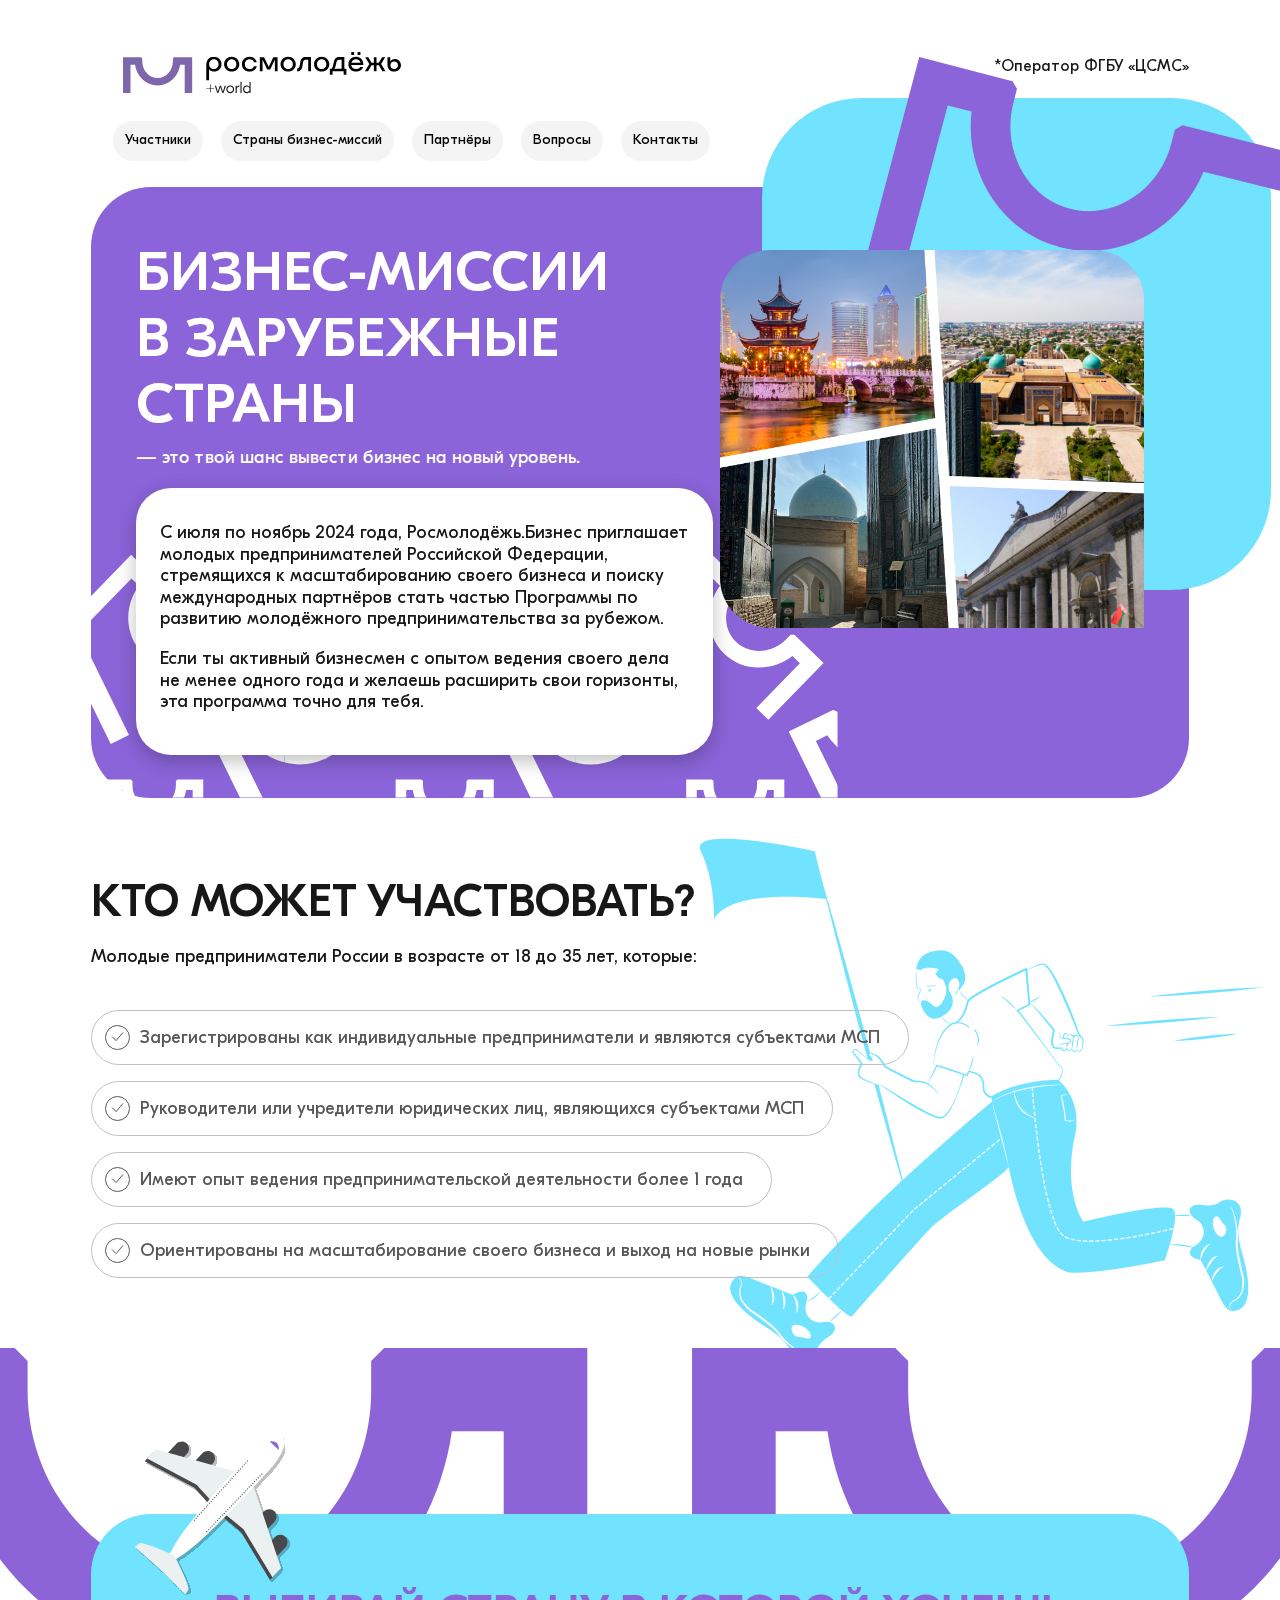
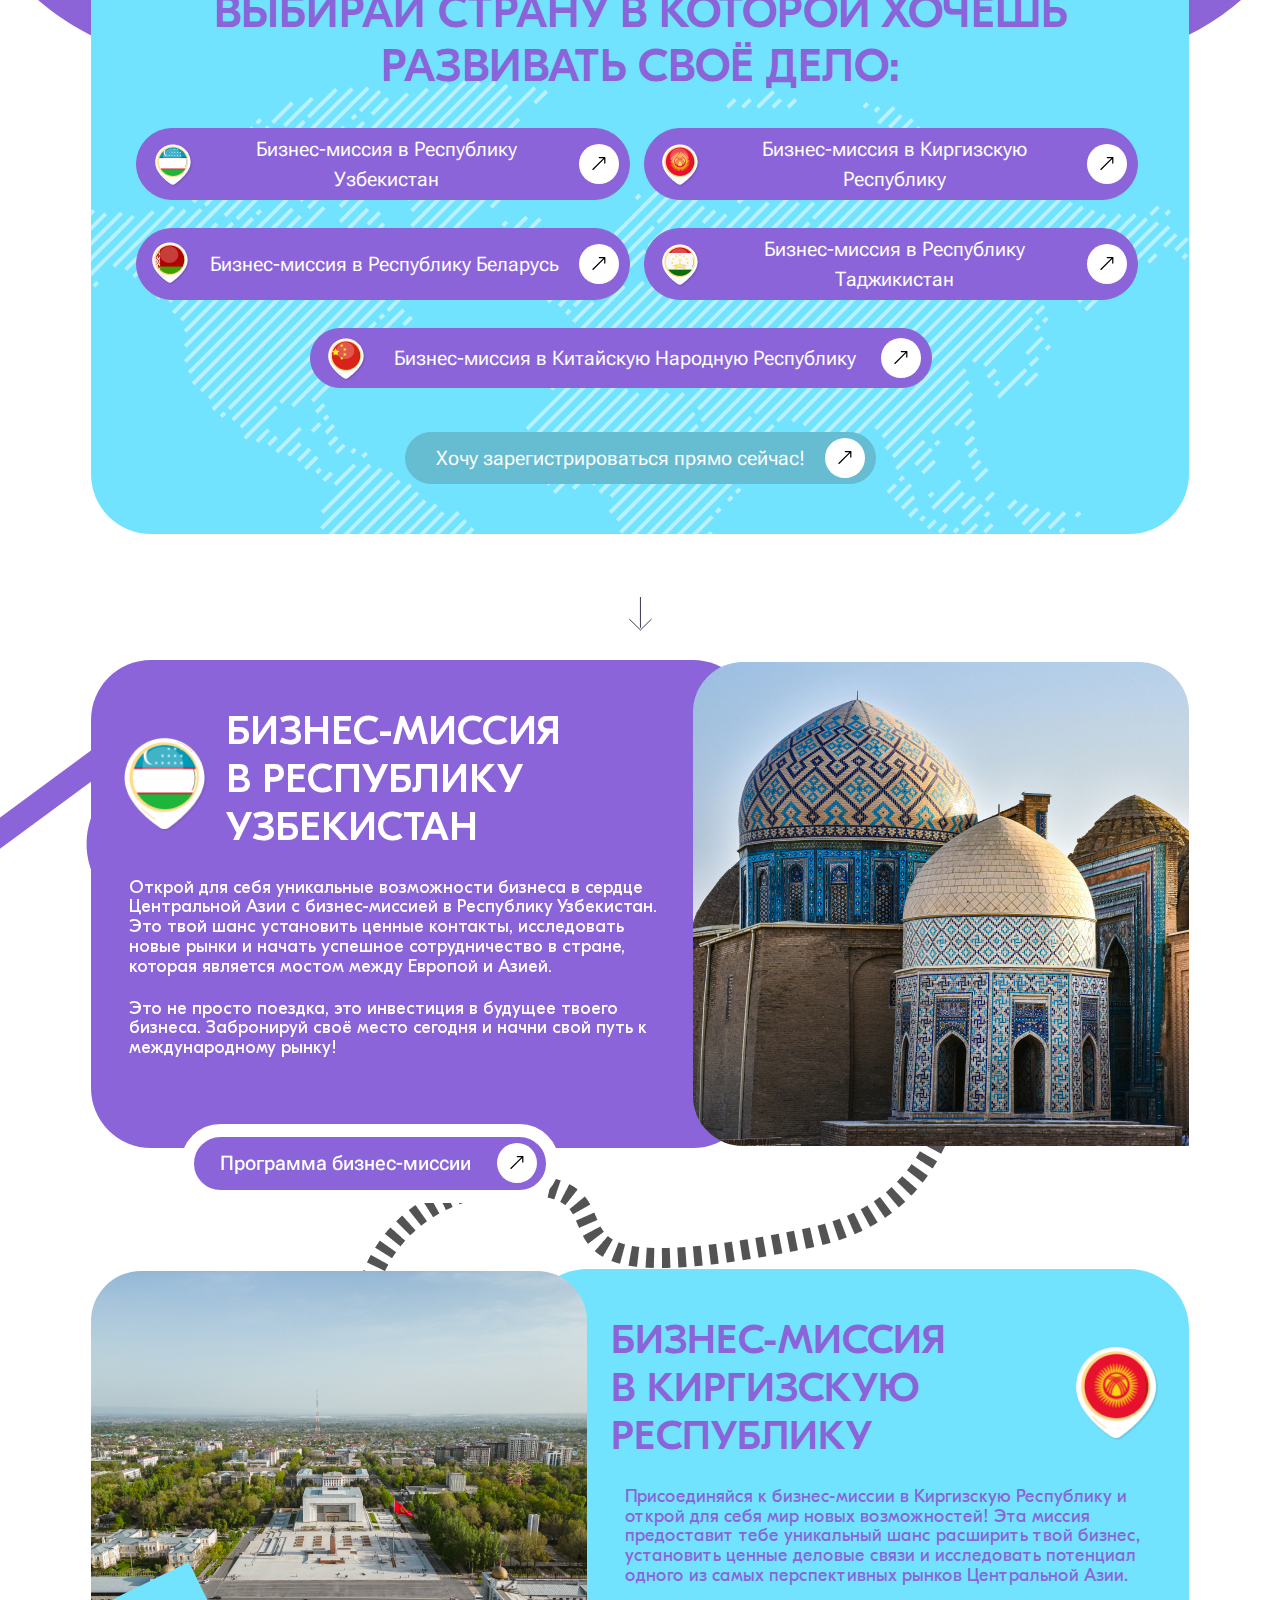
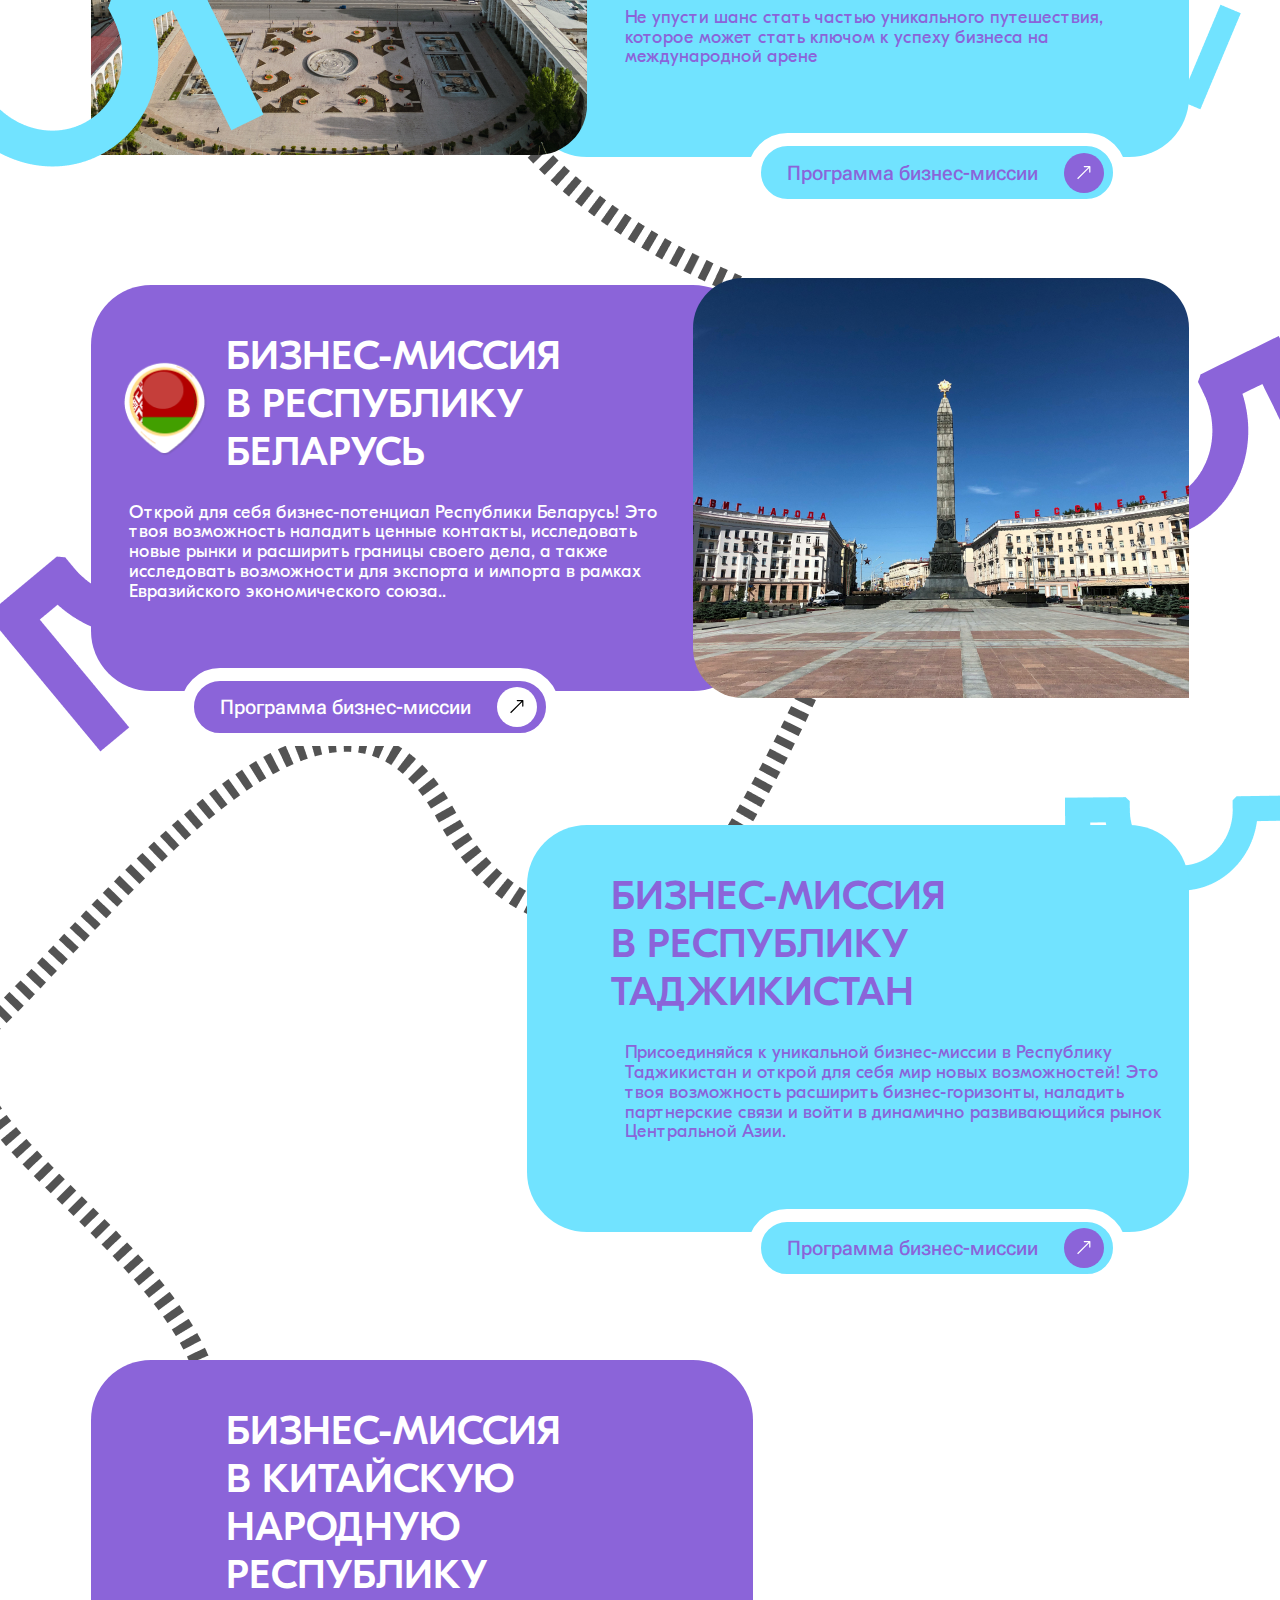
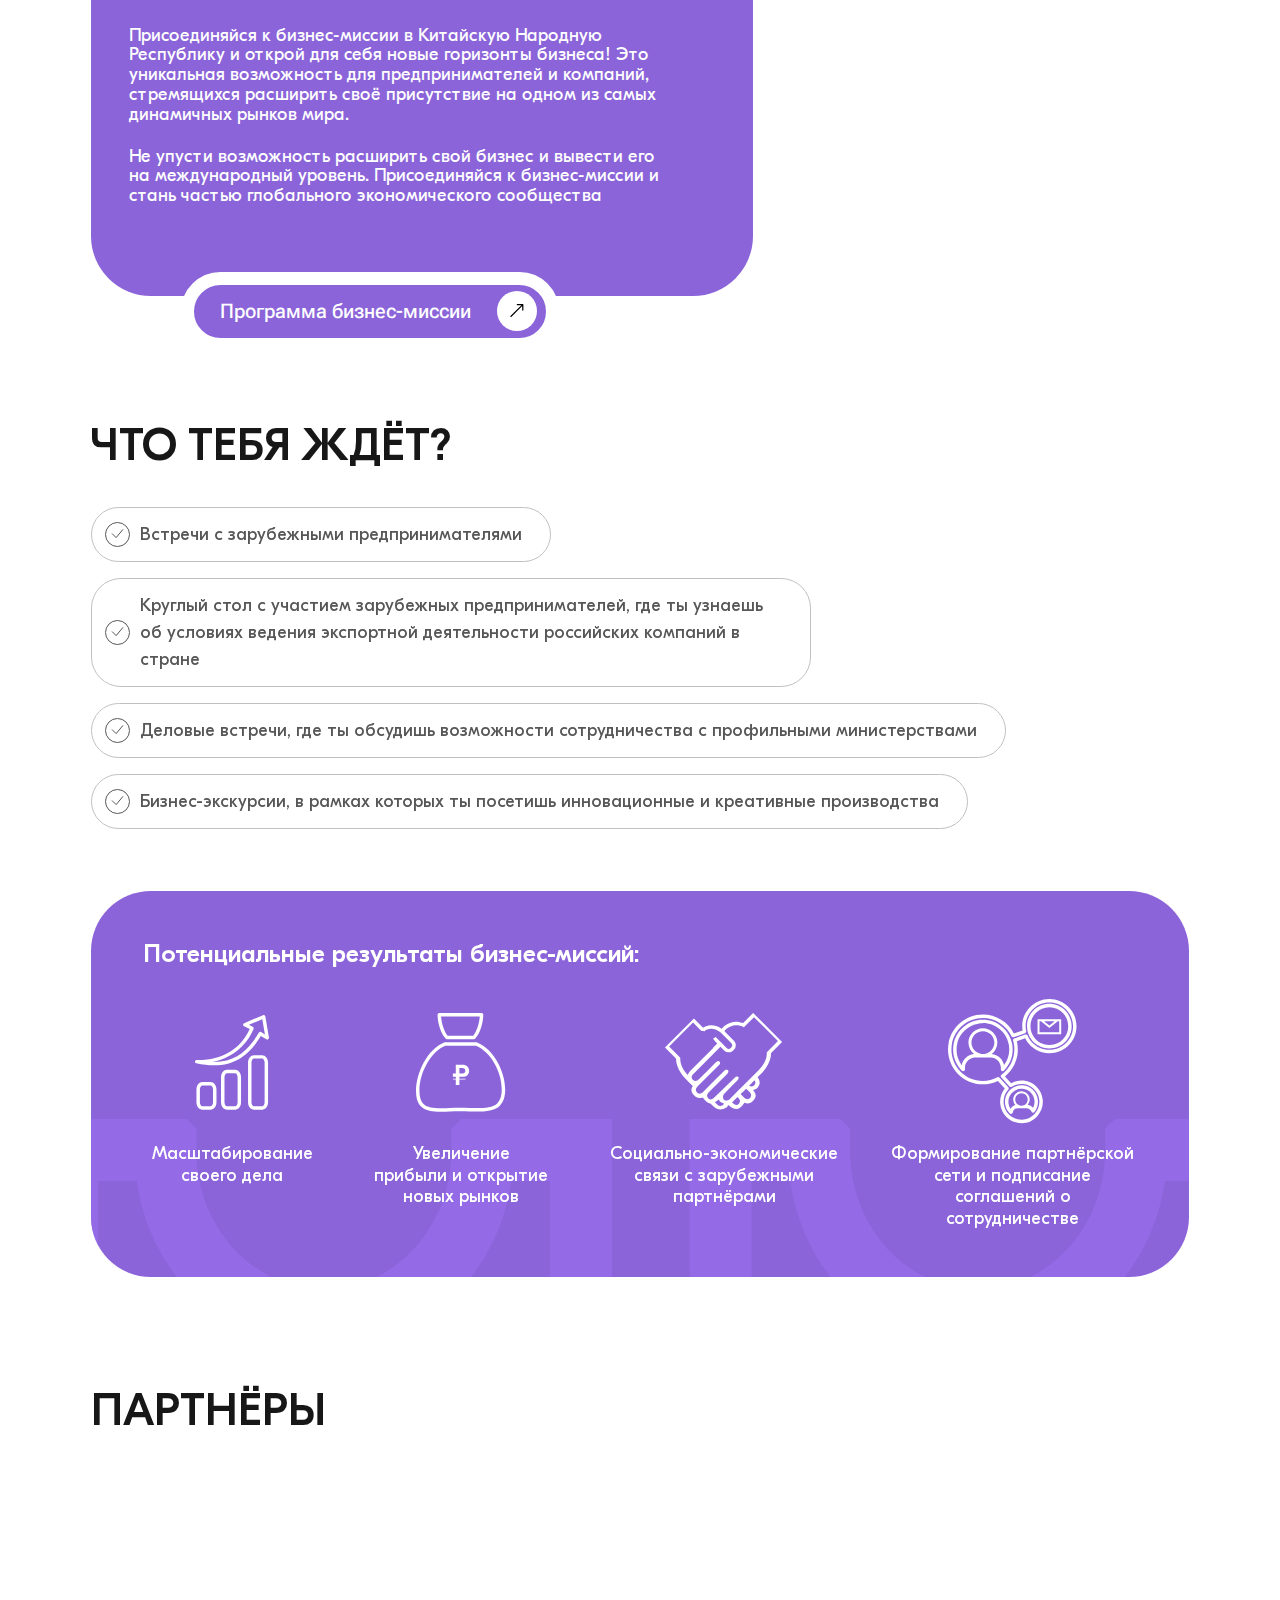
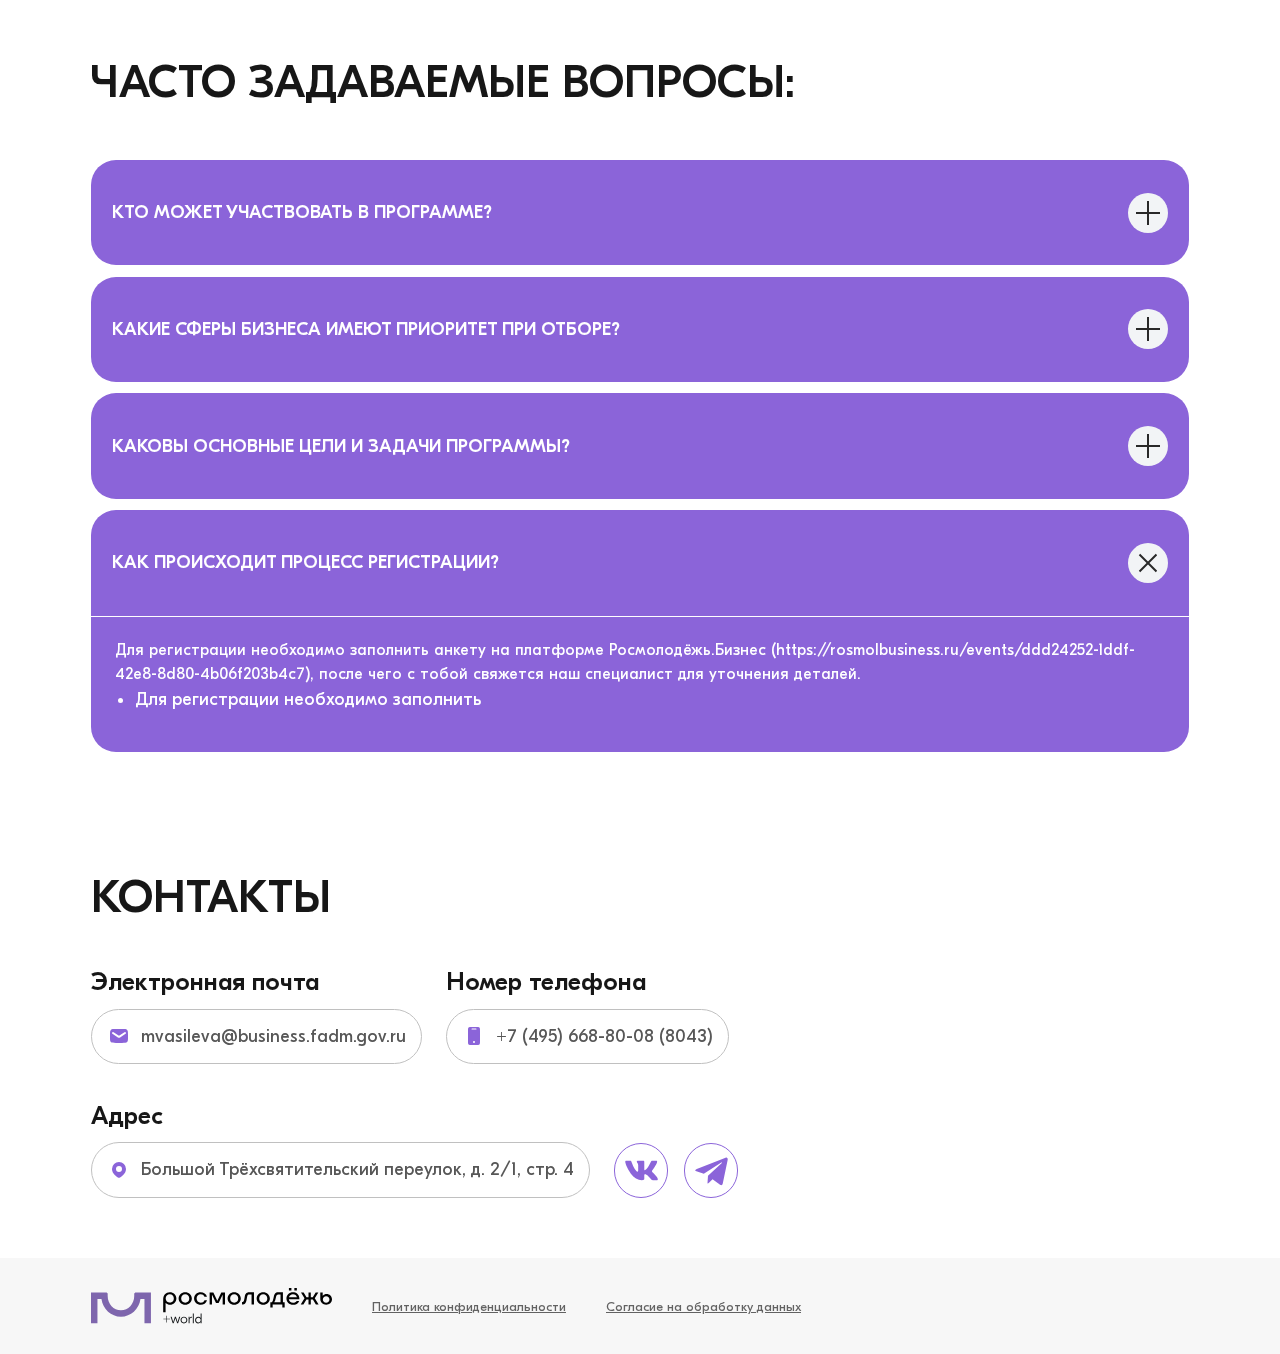
<file: public/index.html>
<!DOCTYPE html>
<html lang="ru">
	<head>
		<meta charset="utf-8">
		<title>Главная</title>
		<meta name="description" content="о чем страница">
		<meta http-equiv="X-UA-Compatible" content="IE=edge">
		<meta name="viewport" content="width=device-width,initial-scale=1.0,  shrink-to-fit=no, viewport-fit=cover">
		<link type="image/ico" href="img/favicon.ico" rel="shortcut icon"><meta name="format-detection" content="telephone=no"> 
		<link href="libs/swiper/swiper-bundle.min.css" rel="stylesheet"/>
		<link href="libs/@fancyapps/ui/fancybox/fancybox.css" rel="stylesheet"/>
		<link href="css/custom-bootstrap.min.css" rel="stylesheet"/><link rel="preconnect" href="https://fonts.googleapis.com">
<link rel="preconnect" href="https://fonts.gstatic.com" crossorigin>
<link href="https://fonts.googleapis.com/css2?family=Roboto+Flex:opsz,wght@8..144,500&display=swap" rel="stylesheet">
		<link href="css/main.min.css" rel="stylesheet"/>
		<script>
			function addBlock(elem) {
				fetch(`parts/${elem}.html`)
					.then(response => response.text())
					.then( text => {
						const wrap = document.querySelector(`#${elem}Wrap`);
						wrap.insertAdjacentHTML('afterend', text);
						wrap.previousElementSibling.remove()
						wrap.remove();
					});
			}
		</script>
	</head>
	<body class="main-page">
		<div class="main-wrapper">
			<script>addBlock(`header`)</script>
			<div id="headerWrap"></div>
			<main>
				<!-- start headerBlock-->
				<div class="headerBlock section" id="headerBlock">
					<div class="container">
						<div class="headerBlock__item"><img class="bg" src="img/svg/bg-white.svg" alt="" loading="lazy"/>
							<div class="headerBlock__row row">
								<div class="col-12 col-xl-7">
									<div class="section-title">
										<h1>Бизнес-миссии<br>в зарубежные страны</h1>
										<p> — это твой шанс вывести бизнес на новый уровень.</p>
									</div>
									<div class="headerBlock__wrap">
										<p>С июля по ноябрь 2024 года, Росмолодёжь.Бизнес приглашает молодых предпринимателей Российской Федерации, стремящихся к масштабированию своего бизнеса и поиску международных партнёров стать частью Программы по развитию молодёжного предпринимательства за рубежом. </p>
										<p>Если ты активный бизнесмен с опытом ведения своего дела не менее одного года и желаешь расширить свои горизонты, эта программа точно для тебя.</p>
									</div>
								</div>
								<div class="col-12 col-xl-5">
									<div class="headerBlock__img-wrap"><img class="zig-zag" src="img/svg/zig-prime.svg" alt="" loading="lazy"/><img class="object-fit-js img" src="img/header-img.png" alt="" loading="lazy"/>
									</div>
								</div>
							</div>
						</div>
					</div>
				</div>
				<!-- end headerBlock-->
				<!-- start sParticipants-->
				<section class="sParticipants section" id="sParticipants">
					<div class="container"><img class="bg-1" src="img/sParticip-bg-1.png" alt="" loading="lazy"/>
						<div class="section-title">
							<h2>Кто может участвовать?</h2>
							<p>Молодые предприниматели России в возрасте от 18 до 35 лет, которые:</p>
						</div>
						<div class="participant-card">
							<div class="wrap">
								<svg class="icon icon-tick ">
									<use xlink:href="img/svg/sprite.svg#tick"></use>
								</svg>
							</div>
							<p>Зарегистрированы как индивидуальные предприниматели и являются субъектами МСП</p>
						</div>
						<div class="participant-card">
							<div class="wrap">
								<svg class="icon icon-tick ">
									<use xlink:href="img/svg/sprite.svg#tick"></use>
								</svg>
							</div>
							<p>Руководители или учредители юридических лиц, являющихся субъектами МСП</p>
						</div>
						<div class="participant-card">
							<div class="wrap">
								<svg class="icon icon-tick ">
									<use xlink:href="img/svg/sprite.svg#tick"></use>
								</svg>
							</div>
							<p>Имеют опыт ведения предпринимательской деятельности более 1 года</p>
						</div>
						<div class="participant-card">
							<div class="wrap">
								<svg class="icon icon-tick ">
									<use xlink:href="img/svg/sprite.svg#tick"></use>
								</svg>
							</div>
							<p>Ориентированы на масштабирование своего бизнеса и выход на новые рынки</p>
						</div>
					</div>
				</section>
				<!-- end sParticipants-->
				<!-- start sChoise-->
				<section class="sChoise section" id="sChoise">
					<div class="container"><img class="zig" src="img/svg/zig-prime-big.svg" alt="" loading="lazy"/>
						<div class="sChoise__item"><img class="plane" src="img/svg/plane.svg" alt="" loading="lazy"/><img class="map" src="img/svg/map.svg" alt="" loading="lazy"/>
							<div class="section-title text-center">
								<h2>Выбирай страну в которой хочешь развивать своё дело:</h2>
							</div>
							<div class="sChoise__btns-wrapper">
								<a class="sChoise__btn btn btn-primary btn_arrow" href="#mission-1"><img src="img/flag-0.png" alt="" loading="lazy"/>Бизнес-миссия в Республику Узбекистан
								</a>
								<a class="sChoise__btn btn btn-primary btn_arrow" href="#mission-2"><img src="img/flag-1.png" alt="" loading="lazy"/>Бизнес-миссия в Киргизскую Республику
								</a>
								<a class="sChoise__btn btn btn-primary btn_arrow" href="#mission-3"><img src="img/flag-2.png" alt="" loading="lazy"/>Бизнес-миссия в Республику Беларусь
								</a>
								<a class="sChoise__btn btn btn-primary btn_arrow" href="#mission-4"><img src="img/flag-3.png" alt="" loading="lazy"/>Бизнес-миссия в Республику Таджикистан
								</a>
								<a class="sChoise__btn btn btn-primary btn_arrow" href="#mission-5"><img src="img/flag-4.png" alt="" loading="lazy"/>Бизнес-миссия в Китайскую Народную Республику
								</a>
							</div>
							<div class="sChoise__btn-wrap text-center">
								<a class="sChoise__btn btn btn-light btn_arrow" href="#">Хочу зарегистрироваться прямо сейчас!
								</a>
							</div>
						</div><a class="wrap" href="#mission-1">
							<svg class="icon icon-arrow-down ">
								<use xlink:href="img/svg/sprite.svg#arrow-down"></use>
							</svg></a>
					</div>
				</section>
				<!-- end sChoise-->
				<!-- start sMission-->
				<section class="sMission section" id="sMission">
					<div class="sMission__container container"><img class="bg-1" src="img/sMission-bg-1.png" alt="" loading="lazy"/><img class="bg-2" src="img/sMission-bg-2.png" alt="" loading="lazy"/><img class="bg-3" src="img/sMission-bg-3.png" alt="" loading="lazy"/><img class="bg-4" src="img/sMission-bg-4.png" alt="" loading="lazy"/><img class="bg-5" src="img/sMission-bg-5.png" alt="" loading="lazy"/><img class="bg-6" src="img/sMission-bg-6.png" alt="" loading="lazy"/><img class="bg-7" src="img/sMission-bg-7.png" alt="" loading="lazy"/><img class="bg-8" src="img/sMission-bg-8.png" alt="" loading="lazy"/><img class="bg-9" src="img/sMission-bg-9.png" alt="" loading="lazy"/>
						<div class="sMission__row">
							<div class="row">
								<div class="col-xl">
									<div class="sMission__content" id="mission-1">
										<h3><img src="img/flag-0-lg.png" alt="" loading="lazy"/>Бизнес-миссия<br/>в Республику Узбекистан
										</h3>
										<p>Открой для себя уникальные возможности бизнеса в сердце Центральной Азии с бизнес-миссией в Республику Узбекистан. Это твой шанс установить ценные контакты, исследовать новые рынки и начать успешное сотрудничество в стране, которая является мостом между Европой и Азией.</p>
										<p>Это не просто поездка, это инвестиция в будущее твоего бизнеса. Забронируй своё место сегодня и начни свой путь к международному рынку!</p>
										<a class="sMission__btn btn btn-primary btn_arrow link-modal-js" href="#modal-link"><span>Программа бизнес-миссии</span>
										</a>
									</div>
								</div>
								<div class="sMission__col col-xl-auto ms-auto">
									<div class="sMission__img-wrap">
										<div class="img-wrap-center"><img class="object-fit-js" src="img/sMission-img-1.jpg" alt="" loading="lazy"/>
										</div>
									</div>
								</div>
							</div>
						</div>
						<div class="sMission__row">
							<div class="row">
								<div class="col-xl">
									<div class="sMission__content" id="mission-2">
										<h3><img src="img/flag-1-lg.png" alt="" loading="lazy"/>Бизнес-миссия<br/>в Киргизскую Республику
										</h3>
										<p>Присоединяйся к бизнес-миссии в Киргизскую Республику и открой для себя мир новых возможностей! Эта миссия предоставит тебе уникальный шанс расширить твой бизнес, установить ценные деловые связи и исследовать потенциал одного из самых перспективных рынков Центральной Азии.</p>
										<p>Не упусти шанс стать частью уникального путешествия, которое может стать ключом к успеху бизнеса на международной арене</p>
										<a class="sMission__btn btn btn-primary btn_arrow link-modal-js" href="#modal-info"><span>Программа бизнес-миссии</span>
										</a>
									</div>
								</div>
								<div class="sMission__col col-xl-auto ms-auto">
									<div class="sMission__img-wrap">
										<div class="img-wrap-center"><img class="object-fit-js" src="img/sMission-img-2.jpg" alt="" loading="lazy"/>
										</div>
									</div>
								</div>
							</div>
						</div>
						<div class="sMission__row">
							<div class="row">
								<div class="col-xl">
									<div class="sMission__content" id="mission-3">
										<h3><img src="img/flag-2-lg.png" alt="" loading="lazy"/>Бизнес-миссия<br/>в Республику Беларусь
										</h3>
										<p>Открой для себя бизнес-потенциал Республики Беларусь! Это твоя возможность наладить ценные контакты, исследовать новые рынки и расширить границы своего дела, а также исследовать возможности для экспорта и импорта в рамках Евразийского экономического союза..</p>
										<a class="sMission__btn btn btn-primary btn_arrow link-modal-js" href="#modal-info"><span>Программа бизнес-миссии</span>
										</a>
									</div>
								</div>
								<div class="sMission__col col-xl-auto ms-auto">
									<div class="sMission__img-wrap">
										<div class="img-wrap-center"><img class="object-fit-js" src="img/sMission-img-3.jpg" alt="" loading="lazy"/>
										</div>
									</div>
								</div>
							</div>
						</div>
						<div class="sMission__row">
							<div class="row">
								<div class="col-xl">
									<div class="sMission__content" id="mission-4">
										<h3><img src="img/flag-3-lg.png" alt="" loading="lazy"/>Бизнес-миссия<br/>в Республику Таджикистан
										</h3>
										<p>Присоединяйся к уникальной бизнес-миссии в Республику Таджикистан и открой для себя мир новых возможностей! Это твоя возможность расширить бизнес-горизонты, наладить партнерские связи и войти в динамично развивающийся рынок Центральной Азии.</p>
										<a class="sMission__btn btn btn-primary btn_arrow link-modal-js" href="#modal-info"><span>Программа бизнес-миссии</span>
										</a>
									</div>
								</div>
								<div class="sMission__col col-xl-auto ms-auto">
									<div class="sMission__img-wrap">
										<div class="img-wrap-center"><img class="object-fit-js" src="img/sMission-img-4.jpg" alt="" loading="lazy"/>
										</div>
									</div>
								</div>
							</div>
						</div>
						<div class="sMission__row">
							<div class="row">
								<div class="col-xl">
									<div class="sMission__content" id="mission-5">
										<h3><img src="img/flag-3-lg.png" alt="" loading="lazy"/>Бизнес-миссия в Китайскую Народную Республику
										</h3>
										<p>Присоединяйся к бизнес-миссии в Китайскую Народную Республику и открой для себя новые горизонты бизнеса! Это уникальная возможность для предпринимателей и компаний, стремящихся расширить своё присутствие на одном из самых динамичных рынков мира.</p>
										<p>Не упусти возможность расширить свой бизнес и вывести его на международный уровень. Присоединяйся к бизнес-миссии и стань частью глобального экономического сообщества</p>
										<a class="sMission__btn btn btn-primary btn_arrow link-modal-js" href="#modal-info"><span>Программа бизнес-миссии</span>
										</a>
									</div>
								</div>
								<div class="sMission__col col-xl-auto ms-auto">
									<div class="sMission__img-wrap">
										<div class="img-wrap-center"><img class="object-fit-js" src="img/sMission-img-5.jpg" alt="" loading="lazy"/>
										</div>
									</div>
								</div>
							</div>
						</div>
					</div>
				</section>
				<!-- end sMission-->
				<!-- start sParticipants-->
				<section class="sParticipants section" id="sParticipants2">
					<div class="container">
						<div class="section-title">
							<h2>Что тебя ждёт?</h2>
						</div>
						<div class="sParticipants__inner-wrapper">
							<div class="participant-card">
								<div class="wrap">
									<svg class="icon icon-tick ">
										<use xlink:href="img/svg/sprite.svg#tick"></use>
									</svg>
								</div>
								<p>Встречи с зарубежными предпринимателями</p>
							</div>
							<div class="participant-card">
								<div class="wrap">
									<svg class="icon icon-tick ">
										<use xlink:href="img/svg/sprite.svg#tick"></use>
									</svg>
								</div>
								<p>Круглый стол с участием зарубежных предпринимателей, где ты узнаешь об условиях ведения экспортной деятельности российских компаний в стране</p>
							</div>
							<div class="participant-card">
								<div class="wrap">
									<svg class="icon icon-tick ">
										<use xlink:href="img/svg/sprite.svg#tick"></use>
									</svg>
								</div>
								<p>Деловые встречи, где ты обсудишь возможности сотрудничества с профильными министерствами</p>
							</div>
							<div class="participant-card">
								<div class="wrap">
									<svg class="icon icon-tick ">
										<use xlink:href="img/svg/sprite.svg#tick"></use>
									</svg>
								</div>
								<p>Бизнес-экскурсии, в рамках которых ты посетишь инновационные и креативные производства</p>
							</div><img class="bg-1 bg-2" src="img/sParticip-bg-2.png" alt="" loading="lazy"/>
						</div>
						<div class="sParticipants__icons-wrap"><img class="zig" src="img/svg/zig-prime-big.svg" alt="" loading="lazy"/>
							<div class="h4 fw-500">Потенциальные результаты бизнес-миссий:</div>
							<div class="sParticipants__icons">
								<div class="icon-card text-center">
									<div class="icon-card__icon-wrap">
										<svg class="icon icon-increase ">
											<use xlink:href="img/svg/sprite.svg#increase"></use>
										</svg>
									</div>
									<div class="icon-card__text">Масштабирование своего дела
									</div>
								</div>
								<div class="icon-card text-center">
									<div class="icon-card__icon-wrap">
										<svg class="icon icon-money ">
											<use xlink:href="img/svg/sprite.svg#money"></use>
										</svg>
									</div>
									<div class="icon-card__text">Увеличение прибыли и открытие новых рынков
									</div>
								</div>
								<div class="icon-card text-center">
									<div class="icon-card__icon-wrap">
										<svg class="icon icon-hands ">
											<use xlink:href="img/svg/sprite.svg#hands"></use>
										</svg>
									</div>
									<div class="icon-card__text">Социально-экономические связи с зарубежными партнёрами
									</div>
								</div>
								<div class="icon-card text-center">
									<div class="icon-card__icon-wrap">
										<svg class="icon icon-links ">
											<use xlink:href="img/svg/sprite.svg#links"></use>
										</svg>
									</div>
									<div class="icon-card__text">Формирование партнёрской сети и подписание соглашений о сотрудничестве
									</div>
								</div>
							</div>
						</div>
					</div>
				</section>
				<!-- end sParticipants-->
				<!-- start sPartners-->
				<section class="sPartners section" id="sPartners">
					<div class="container">
						<div class="section-title">
							<h2>Партнёры</h2>
						</div>
						<div class="sPartners__slider sPartners__slider--js">
							<div class="swiper-button-hand swiper-button-hand-prev swiper-button-prev">
								<svg class="icon icon-chevron-left ">
									<use xlink:href="img/svg/sprite.svg#chevron-left"></use>
								</svg>
							</div>
							<div class="swiper-button-hand swiper-button-hand-next swiper-button-next">
								<svg class="icon icon-chevron-right ">
									<use xlink:href="img/svg/sprite.svg#chevron-right"></use>
								</svg>
							</div>
							<div class="swiper">
								<div class="swiper-wrapper">
									<div class="sPartners__slide swiper-slide"><img src="img/sPartners-logo-1.png" alt="" loading="lazy"/>
									</div>
									<div class="sPartners__slide swiper-slide"><img src="img/sPartners-logo-2.png" alt="" loading="lazy"/>
									</div>
									<div class="sPartners__slide swiper-slide"><img src="img/sPartners-logo-3.png" alt="" loading="lazy"/>
									</div>
									<div class="sPartners__slide swiper-slide"><img src="img/sPartners-logo-4.png" alt="" loading="lazy"/>
									</div>
									<div class="sPartners__slide swiper-slide"><img src="img/sPartners-logo-5.png" alt="" loading="lazy"/>
									</div>
									<div class="sPartners__slide swiper-slide"><img src="img/sPartners-logo-6.png" alt="" loading="lazy"/>
									</div>
									<div class="sPartners__slide swiper-slide"><img src="img/sPartners-logo-7.png" alt="" loading="lazy"/>
									</div>
									<div class="sPartners__slide swiper-slide"><img src="img/sPartners-logo-1.png" alt="" loading="lazy"/>
									</div>
									<div class="sPartners__slide swiper-slide"><img src="img/sPartners-logo-2.png" alt="" loading="lazy"/>
									</div>
									<div class="sPartners__slide swiper-slide"><img src="img/sPartners-logo-3.png" alt="" loading="lazy"/>
									</div>
									<div class="sPartners__slide swiper-slide"><img src="img/sPartners-logo-4.png" alt="" loading="lazy"/>
									</div>
									<div class="sPartners__slide swiper-slide"><img src="img/sPartners-logo-5.png" alt="" loading="lazy"/>
									</div>
									<div class="sPartners__slide swiper-slide"><img src="img/sPartners-logo-6.png" alt="" loading="lazy"/>
									</div>
									<div class="sPartners__slide swiper-slide"><img src="img/sPartners-logo-7.png" alt="" loading="lazy"/>
									</div>
								</div>
							</div>
						</div>
					</div>
				</section>
				<!-- end sPartners-->
				<!-- start sFAQ-->
				<section class="sFAQ section" id="sFAQ">
					<div class="container">
						<div class="section-title">
							<h2>Часто задаваемые вопросы:</h2>
						</div>
						<div class="dd-group dd-group-js">
							<div class="dd-group__item">
								<div class="dd-group__head dd-head-js">Кто может участвовать в программе?
								</div>
								<div class="dd-group__content dd-content-js">
									<p>Для регистрации необходимо заполнить анкету на платформе Росмолодёжь.Бизнес (https://rosmolbusiness.ru/events/ddd24252-1ddf-42e8-8d80-4b06f203b4c7), после чего с тобой свяжется наш специалист для уточнения деталей.</p>
								</div>
							</div>
							<div class="dd-group__item">
								<div class="dd-group__head dd-head-js">Какие сферы бизнеса имеют приоритет при отборе?
								</div>
								<div class="dd-group__content dd-content-js">
									<p>Для регистрации необходимо заполнить анкету на платформе Росмолодёжь.Бизнес (https://rosmolbusiness.ru/events/ddd24252-1ddf-42e8-8d80-4b06f203b4c7), после чего с тобой свяжется наш специалист для уточнения деталей.</p>
								</div>
							</div>
							<div class="dd-group__item">
								<div class="dd-group__head dd-head-js">Каковы основные цели и задачи программы?
								</div>
								<div class="dd-group__content dd-content-js">
									<p>Для регистрации необходимо заполнить анкету на платформе Росмолодёжь.Бизнес (https://rosmolbusiness.ru/events/ddd24252-1ddf-42e8-8d80-4b06f203b4c7), после чего с тобой свяжется наш специалист для уточнения деталей.</p>
								</div>
							</div>
							<div class="dd-group__item active">
								<div class="dd-group__head dd-head-js">Как происходит процесс регистрации?
								</div>
								<div class="dd-group__content dd-content-js active">
									<p>Для регистрации необходимо заполнить анкету на платформе Росмолодёжь.Бизнес (https://rosmolbusiness.ru/events/ddd24252-1ddf-42e8-8d80-4b06f203b4c7), после чего с тобой свяжется наш специалист для уточнения деталей.</p>
									<ul>
										<li>Для регистрации необходимо заполнить</li>
									</ul>
								</div>
							</div>
						</div>
					</div>
				</section>
				<!-- end sFAQ-->
				<!-- start sContact-->
				<section class="sContact section" id="sContact">
					<div class="sContact__container container"><img class="bg-1" src="img/sFAQ-bg-1.png" alt="" loading="lazy"/>
						<div class="section-title">
							<h2>КОНТАКТЫ</h2>
						</div>
						<div class="sContact__row row">
							<div class="col-auto">
								<div class="sContact__wrap">
									<h4>Электронная почта</h4>
									<div class="sContact__item">
										<svg class="icon icon-message ">
											<use xlink:href="img/svg/sprite.svg#message"></use>
										</svg><a href="mailto:mvasileva@business.fadm.gov.ru">mvasileva@business.fadm.gov.ru</a>
									</div>
								</div>
							</div>
							<div class="col-auto">
								<div class="sContact__wrap">
									<h4>Номер телефона</h4>
									<div class="sContact__item">
										<svg class="icon icon-phone ">
											<use xlink:href="img/svg/sprite.svg#phone"></use>
										</svg><a href="tel:+749566880088043">+7 (495) 668-80-08 (8043)</a>
									</div>
								</div>
							</div>
							<div class="col-12 w-0 h-0 p-0 m-0"> </div>
							<div class="col-auto">
								<div class="sContact__wrap">
									<h4>Адрес</h4>
									<div class="sContact__item">
										<svg class="icon icon-pin ">
											<use xlink:href="img/svg/sprite.svg#pin"></use>
										</svg>
										<p>Большой Трёхсвятительский переулок, д. 2/1, стр. 4</p>
									</div>
								</div>
							</div>
							<div class="col-auto">
								<div class="soc">
									<a class="soc__item" href="#" target="_blank">
										<svg class="icon icon-vk ">
											<use xlink:href="img/svg/sprite.svg#vk"></use>
										</svg>
									</a>
									<a class="soc__item" href="#" target="_blank">
										<svg class="icon icon-telegram ">
											<use xlink:href="img/svg/sprite.svg#telegram"></use>
										</svg>
									</a>
								</div>
							</div>
						</div>
					</div>
				</section>
				<!-- end sFAQ-->
				<!-- end sContact-->
			</main>
			<script>addBlock(`footer`)</script>
			<div id="footerWrap"></div>
		</div>
		<!--  start modals-->
		<div id="modal-info" style="display: none">
			<div class="modal-win"><img src="img/flag-0-lg.png" alt="" loading="lazy"/>
				<div>
					<div class="h2">Бизнес-миссия<br/>в Республику Узбекистан </div>
					<p>Программма бизнес-миссии ещё в разработке</p>
					<a class="modal-win__btn btn btn-primary btn_arrow" href="#">Хочу зарегистрироваться прямо сейчас!
					</a>
				</div>
			</div>
		</div>
		<!-- #modal-call-->
		<div id="modal-link" style="display: none">
			<div class="modal-win"><img src="img/flag-0-lg.png" alt="" loading="lazy"/>
				<div>
					<div class="h2">Бизнес-миссия<br/>в Республику Узбекистан </div>
					<a class="modal-win__btn btn btn-primary" href="#" download="download">Скачать pdf
					</a>
					<a class="modal-win__btn btn btn-primary btn_arrow" href="#">Хочу зарегистрироваться прямо сейчас!
					</a>
				</div>
			</div>
		</div>
		<!-- #modal-call-->
		<!-- end modals-->
		<script src="libs/jquery/jquery.min.js"></script>
		<script src="libs/@fancyapps/ui/fancybox/fancybox.umd.js"> </script>
		<script src="libs/swiper/swiper-bundle.min.js"> </script>
		<script src="libs/inputmask/inputmask.min.js"> </script>
		<script src="libs/select2/js/select2.min.js"> </script>
		<script src="libs/select2/js/i18n/ru.js"> </script>
		<script src="js/JSCCommon.js"></script>
		<script type="module" src="js/common.js"></script>
	</body>
</html>
</file>
<file: public/css/main.min.css>
@import "custom-bootstrap.min.css";@font-face{font-display:swap;font-family:GTEestiProDisplay;font-style:normal;font-weight:400;src:url(../fonts/GTEestiProDisplay/GTEestiProDisplay-Regular.woff2) format("woff2")}@font-face{font-display:swap;font-family:GTEestiProDisplay;font-style:normal;font-weight:700;src:url(../fonts/GTEestiProDisplay/GTEestiProDisplay-Bold.woff2) format("woff2")}@font-face{font-display:swap;font-family:GTEestiProDisplay;font-style:normal;font-weight:500;src:url(../fonts/GTEestiProDisplay/GTEestiProDisplay-Medium.woff2) format("woff2")}:root{--animate-delay:1.2s;--bs-body-font-size:18px;--sPT:2.2222222222rem;--sPB:2.5rem;--sTPB:1.1111111111rem;--fancybox-content-color:var(--bs-body-color);--swiperArrowSize:2.7222222222rem;--swiperArrowPosition:-5.3238888889rem;--swiperBorderColorDef:var(--bs-primary);--swiperColorDef:#000;--swiperBgDef:#f5f5f5;--swiperBorderColorDefHover:var(--bs-primary);--swiperColorDefHover:var(--bs-primary);--swiperBgDefHover:#f5f5f5}.fancybox__container{--fancybox-bg:rgba(58,59,60,.77)}.pixel-perfect{background-position:center 0;background-repeat:no-repeat;display:block;height:100%;left:0;margin-left:auto;margin-right:auto;opacity:0;overflow:hidden;pointer-events:none;position:absolute;right:0;top:0;width:100%;z-index:1000}body,html{font-size:var(--bs-body-font-size)}html{-webkit-text-size-adjust:100%;-webkit-tap-highlight-color:rgba(33,36,41,0)}body.fancybox-active,body[class*=fixed]{margin-right:var(--spacing-end)}body.fancybox-active .header,body[class*=fixed] .header{padding-right:var(--spacing-end)}body.loaded_hiding{--s:0.36s;opacity:0;pointer-events:none;transition:all var(--s) ease-in-out}body.loaded_hiding:before{display:none}body.loaded{opacity:1;pointer-events:visible}body:before{content:"";height:100%;position:absolute;width:100%;--s:0.36s;-webkit-backdrop-filter:blur(5px);backdrop-filter:blur(5px);background-color:hsla(0,0%,9%,.8);left:0;opacity:0;top:0;transition:all var(--s) ease-in-out;z-index:-1}body.fancybox-active{overflow:hidden}body[class*=fixed]{left:0;position:absolute;top:0;touch-action:none;width:100%;z-index:999;-webkit-overflow-scrolling:none;overflow:hidden;overscroll-behavior:none}body[class*=fixed]:before{opacity:.76;z-index:999}.main-wrapper{display:flex;flex-direction:column;min-height:100vh;overflow:hidden;position:relative;width:100%}main{flex-grow:1}.section{background-position:50%;background-repeat:no-repeat;background-size:cover;padding-bottom:var(--sPB);padding-top:var(--sPT)}.section-title{margin-bottom:var(--sTPB)}.mono{font-family:var(--bs-font-monospace)}.small{font-size:.7777777778rem}.tdn{text-decoration:none!important}.ttu{text-transform:uppercase}.tdu{text-decoration:underline}.tdu:hover{text-decoration:none}.fw-300{font-weight:300}.fw-400{font-weight:400}.fw-900{font-weight:900}.fw-500{font-weight:500}.fw-600{font-weight:600}.fw-100{font-weight:100}.row--sm{--bg-gutter-x:1.1111111111rem}.image-source-link{color:#98c3d1}.strong,strong{font-weight:700}ul{padding-left:0}.res-i,picture img{height:auto;max-width:100%}.img-bg{background-position:50%;background-repeat:no-repeat;background-size:cover;position:relative}.img-bg img{inset:0;-o-object-fit:cover;object-fit:cover;position:absolute}.bgs{background-position:50%;background-repeat:no-repeat;background-size:cover}.table{display:table}.tr{display:table-row}.td{display:table-cell}.tabs__btn-accordion{width:100%}.tabs__btn:hover{cursor:pointer}.tabs__content{display:none}.tabs__content.active{display:block}.invisible{border:0;height:1px;margin:-1px;padding:0;position:absolute;width:1px;clip:rect(0 0 0 0);overflow:hidden}.control-wrap{position:relative}.swiper-button-hand{background-color:var(--swiperBgDef);background-image:none;background-position:50%;background-repeat:no-repeat;background-size:cover;border:none;border-radius:50%;bottom:0;color:var(--swiperColorDef);height:var(--swiperArrowSize);margin:auto 0;outline:none!important;position:absolute;top:0;width:var(--swiperArrowSize);--s:0.36s;transition:all var(--s) ease-in-out;-webkit-user-select:none;-moz-user-select:none;user-select:none}.swiper-button-hand:hover{background-color:var(--swiperBgDefHover);border-color:var(--swiperBorderColorDefHover);color:var(--swiperColorDefHover)}.swiper-button-hand .icon{font-size:1.2777777778rem;stroke:currentColor;height:1em;width:1em}.swiper-button-hand:after{display:none}.swiper-button-hand-next{right:var(--swiperArrowPosition)}.swiper-button-hand-prev{left:var(--swiperArrowPosition)}.swiper-pagination{text-align:center;width:100%}.swiper-pagination-bullet{background-color:#e6e6e6;border-radius:50%;height:8px;opacity:1;outline:none!important;width:8px;--s:0.36s;display:inline-block;margin-left:.4444444444rem;margin-right:.2777777778rem;transition:all var(--s) ease-in-out}.swiper-pagination-bullet-active,.swiper-pagination-bullet:hover{background-color:var(--bs-primary)}picture{display:block}img.object-fit-js{display:block;height:100%;width:100%}.object-fit-js img,img.img-bg,img.object-fit-js{-o-object-fit:cover;object-fit:cover}a{--s:0.36s;transition:all var(--s) ease-in-out}.picture-bg,img.img-bg{z-index:-1}.picture-bg,.picture-bg .object-fit-js,img.img-bg,img.img-bg .object-fit-js{height:100%;left:0;position:absolute;top:0;width:100%}.bg-wrap{position:relative;z-index:2}.browsehappy{background:#000;color:#fff;font-size:10px;min-height:100px;padding-top:30px;position:absolute;top:0;width:100%;z-index:2000}iframe{border:none}::-webkit-calendar-picker-indicator{background-image:url('data:image/svg+xml;charset=utf-8,<svg xmlns="http://www.w3.org/2000/svg" width="16" height="15" viewBox="0 0 24 24"><path fill="%238B64D9" d="M20 3h-1V1h-2v2H7V1H5v2H4c-1.1 0-2 .9-2 2v16c0 1.1.9 2 2 2h16c1.1 0 2-.9 2-2V5c0-1.1-.9-2-2-2m0 18H4V8h16z"/></svg>')}.btn,.form-control,.form-select{box-shadow:none!important}.fancybox__content :focus:not(.carousel__button.is-close){outline:none!important}.form-check,.form-check-input,.form-switch{cursor:pointer}.img-wrap-center{align-items:center;display:flex;inset:0;justify-content:center;margin:auto;position:absolute}.img-wrap-center img{height:auto;max-height:100%;max-width:100%}.img-wrap-center img.object-fit-js{height:100%;-o-object-fit:cover;object-fit:cover;width:100%}.h2,h1,h2{text-transform:uppercase}.btn-primary{--bs-btn-hover-bg:#7858b7;--bs-btn-color:#fff;--bs-btn-hover-color:#f7f7f7;--bs-btn-font-size:1.1111111111rem}.btn-light{--bs-btn-color:#fff;--bs-btn-bg:#66bcd1;--bs-btn-border-color:#66bcd1;--bs-btn-hover-color:#f7f7f7;--bs-btn-hover-bg:#58a0b3;--bs-btn-hover-border-color:#58a0b3}.btn_arrow{align-items:center;display:flex;gap:.5555555556rem;justify-content:space-between;padding-right:.5555555556rem;position:relative}.btn_arrow:hover:after{transform:rotate(45deg)}.btn_arrow:after{--s:0.36s;background-color:#fff;background-image:url("data:image/svg+xml;charset=utf-8,%3Csvg xmlns='http://www.w3.org/2000/svg' width='31' height='31' fill='none'%3E%3Cg clip-path='url(%23a)'%3E%3Cpath fill='%23000' d='M22.125 8.878a.63.63 0 0 0-.631-.631h-5.678a.63.63 0 0 0 0 1.261h5.047v5.047a.63.63 0 1 0 1.262 0zM9.324 21.94 21.94 9.324l-.892-.892L8.432 21.048z'/%3E%3C/g%3E%3Cdefs%3E%3CclipPath id='a'%3E%3Cpath fill='%23fff' d='M.046.046h30.28v30.28H.045z'/%3E%3C/clipPath%3E%3C/defs%3E%3C/svg%3E");background-position:50%;background-repeat:no-repeat;background-size:1.6666666667rem;border-radius:50%;content:"";display:inline-block;flex-shrink:0;height:2.2222222222rem;transition:all var(--s) ease-in-out;width:2.2222222222rem}.footer{--sPT:1.1111111111rem;--sPB:1.1111111111rem;background-color:#f7f7f7;margin-top:auto}.footer__row{--bs-gutter-x:1.1111111111rem;--bs-gutter-y:var(--bs-gutter-x);align-items:center}.footer img{max-width:100%}.footer a{color:#000;font-size:.7222222222rem;opacity:.6;text-decoration:underline}.footer a:hover{opacity:1}.form-wrap__input-wrap{margin-bottom:.8333333333rem}.form-wrap__input{resize:none}.form-wrap__btn{cursor:pointer;margin-bottom:.8333333333rem}.form-wrap label{display:block;width:100%}input[type=number]{-moz-appearance:textfield}select::-ms-expand{display:none}input::-webkit-inner-spin-button,input::-webkit-outer-spin-button{-webkit-appearance:none;margin:0}.headerBlock{--sPT:1.4444444444rem;--sPB:4.2777777778rem;--sTPB:1.1111111111rem}.headerBlock__row{--bs-gutter-y:1.1111111111rem}.headerBlock .section-title{color:#fff}.headerBlock__item{background:#8b64d9;border-radius:1.6666666667rem;padding:1.1111111111rem;position:relative;z-index:3}.headerBlock__wrap{background:#fff;border-radius:1.9444444444rem;box-shadow:0 6px 20px 0 rgba(0,0,0,.25);max-width:37.8333333333rem;padding:1.8888888889rem 1.3333333333rem 1.3333333333rem;position:relative;z-index:3}.headerBlock p{font-size:1rem;line-height:1.2}.headerBlock__img-wrap{margin-left:auto;max-width:27.5555555556rem;position:relative}.headerBlock__img-wrap:after{background:#71e3ff;border-radius:1.6666666667rem;bottom:10%;content:"";height:130%;left:10%;position:absolute;width:120%;z-index:0}.headerBlock .bg{bottom:0;left:-2%;max-width:70%;position:absolute;z-index:-1}.headerBlock .zig-zag{left:15%;position:absolute;top:-51%;z-index:1}.headerBlock .img{border-radius:2.7777777778rem 2.7777777778rem 0 2.7777777778rem;position:relative;z-index:2}.soc{--bs-gutter-x:16px;--bs-gutter-y:0;display:flex;margin-left:calc(var(--bs-gutter-x)*-1/2);margin-right:calc(var(--bs-gutter-x)*-1/2);margin-top:calc(var(--bs-gutter-y)*-1)}.soc>*{margin-left:calc(var(--bs-gutter-x)/2);margin-right:calc(var(--bs-gutter-x)/2);margin-top:calc(var(--bs-gutter-y))}.soc__item{text-decoration:none!important;vertical-align:middle;--s:0.36s;border:1px solid #8b64d9;border-radius:2.7777777778rem;display:grid;height:2.2222222222rem;place-items:center;transition:all var(--s) ease-in-out;width:2.2222222222rem}.soc .icon{font-size:1.1111111111rem}.counter{counter-reset:num}.counter__item{position:relative}.counter__item:before{content:counter(num);counter-increment:num}.addBlock{border:1px solid;border-radius:23px;color:var(--color,#8b64d9);display:flex;overflow:hidden;position:relative}.addBlock input{border:none;color:inherit;height:2.5rem;text-align:center}.addBlock__btn{background:none!important;background:transparent;border:none!important;border-radius:23px;box-shadow:none!important;color:inherit;height:2.5rem;outline:none!important;position:relative;width:1.4444444444rem}.addBlock__btn:after,.addBlock__btn:before{background-color:currentColor;content:"";height:2px;inset:0;margin:auto;position:absolute;width:10px}.addBlock__btn--plus:after{transform:rotate(90deg)}.search-block{position:relative}.search-block input{border:none!important;font-size:14px;outline:none!important;padding-bottom:.7777777778rem;padding-left:1.6666666667rem;padding-top:.7777777778rem;width:100%}.search-block .icon{border:none!important;font-size:1.1111111111rem}.search-block button{align-items:center;background:none!important;border:none!important;display:flex;height:100%;justify-content:center;left:0;position:absolute;top:0}.breadcrumb-item{width:auto}.dd-group__item{background-color:#8b64d9;border-radius:1.3888888889rem}.dd-group__item:not(:last-child){margin-bottom:.6333333333rem}.dd-group__item.active .dd-group__head:after{transform:translateY(-50%) rotate(45deg)}.dd-group__head{color:#fff;cursor:pointer;font-size:.8888888889rem;font-weight:500;padding:1.1666666667rem 3.6111111111rem 1.1666666667rem 1.1666666667rem;position:relative;text-transform:uppercase}.dd-group__head:after{--s:0.36s;background-image:url("data:image/svg+xml;charset=utf-8,%3Csvg xmlns='http://www.w3.org/2000/svg' width='40' height='40' fill='none'%3E%3Crect width='40' height='40' fill='%23F2F4F6' rx='20'/%3E%3Cpath stroke='%23292929' stroke-width='2' d='M8 20h24M20 8v24'/%3E%3C/svg%3E");background-position:50%;background-repeat:no-repeat;background-size:contain;content:"";height:2.2222222222rem;position:absolute;right:1.1666666667rem;top:50%;transform:translateY(-50%);transition:all var(--s) ease-in-out;width:2.2222222222rem}.dd-group__content{border-top:1px solid #fff;display:none;padding:1.1666666667rem}.dd-group__content.active{display:block}.dd-group__content p{color:#fff;font-size:.8888888889rem;margin-bottom:0;max-width:59.9444444444rem}:root{--fancybox-content-bg:none}.fancybox__content{max-width:100%;padding:0}.fancybox__content>.f-button.is-close-btn{--f-button-svg-height:40px;--f-button-svg-width:40px;right:10px;top:10px}.f-button.is-close-btn{background-image:url("data:image/svg+xml;charset=utf-8,%3Csvg xmlns='http://www.w3.org/2000/svg' width='60' height='60' fill='none'%3E%3Cpath stroke='%23fff' stroke-linecap='round' stroke-linejoin='round' stroke-width='2' d='M45 15 15 45M15 15l30 30'/%3E%3C/svg%3E");background-position:50%;background-repeat:no-repeat;background-size:contain;height:60px;width:60px}.f-button.is-close-btn svg{display:none}.modal-win{align-items:flex-start;background-color:#8b64d9;border-radius:1.6666666667rem;color:#fff;display:flex;flex-direction:column;max-width:100%;padding:1.2222222222rem;position:relative;width:68.6111111111rem}.modal-win .mfp-close{color:#8b64d9;font-size:40px;font-weight:100}.modal-win img{flex:0 0 auto;margin-bottom:1.2222222222rem;max-width:3.5555555556rem;width:100%}.modal-win .h2{margin-bottom:1.6111111111rem}.modal-win p{font-size:1rem;margin-bottom:.8888888889rem}.modal-win__btn{--bs-btn-bg:#aa82fa;--bs-btn-padding-x:1.4444444444rem;--bs-btn-padding-y:0.45rem;margin-bottom:.5555555556rem;max-width:26.3888888889rem;width:100%}a{outline:0!important}.modal-form{position:relative}#foot-dialog h3{font-size:2em}.mfp-close{background:0 0;border:0;border-radius:50%;box-shadow:none;color:#171717;cursor:pointer;display:block;font-family:Arial,Baskerville,monospace;font-size:28px;font-size:50px;font-style:normal;font-weight:100;height:56px;line-height:56px;margin-right:-5px;margin-top:-5px;opacity:.65;opacity:1;outline:0;overflow:visible;padding:0;position:absolute;right:0;text-align:center;text-decoration:none;top:0;-webkit-user-select:none;-moz-user-select:none;user-select:none;width:56px;z-index:1046;--s:0.36s;transition:all var(--s) ease-in-out}.polite .link{color:#8b64d9;cursor:pointer;text-decoration:underline}.polite .link :hover{display:none}.fancybox__container{min-height:100%;transform:none!important;width:100%!important}.fancybox-throwOutUp{animation:fancybox-throwOutUp .25s ease both}.fancybox-throwOutDown{animation:fancybox-throwOutDown .25s ease both}@keyframes fancybox-throwOutUp{0%{opacity:0;transform:translate3d(0,-5%,0)}to{opacity:1;transform:translateZ(0)}}@keyframes fancybox-throwOutDown{to{opacity:0;transform:translate3d(0,10%,0)}}.sCatalog__row{--bs-gutter-y:var(--bs-gutter-x)}.sCatalog__slide{height:auto}.product-item{background:#fff;border:1px solid #e2e2e2;border-radius:15px;display:flex;flex-direction:column;min-height:100%;overflow:hidden;position:relative}.product-item__img-wrap{display:block;position:relative;--ratio:190/298;aspect-ratio:var(--ratio)}.product-item__caption{display:flex;flex-direction:column;flex-grow:1;padding:1.1111111111rem}.sChoise{--sPT:7.2222222222rem;--sPB:0rem}.sChoise .container{position:relative}.sChoise .zig{left:50%;position:absolute;top:0;transform:translate(-50%,-42%)}.sChoise .section-title{color:#8b64d9;margin:auto auto 1.8888888889rem;max-width:53.1666666667rem}.sChoise__btns-wrapper{display:grid;gap:1.5555555556rem .7777777778rem;grid-template-columns:1fr;margin:auto auto 2.4444444444rem;max-width:60rem}.sChoise__item{background:#71e3ff;border-radius:1.6666666667rem;margin-bottom:2.6111111111rem;padding:4rem 1.1111111111rem 1.6666666667rem;position:relative;z-index:1}.sChoise .btn-light{margin:auto;max-width:-moz-max-content;max-width:max-content}.sChoise .map{bottom:0;left:0;max-width:100%;position:absolute;z-index:-1}.sChoise .plane{left:1.6666666667rem;position:absolute;top:0;transform:translateY(-50%);z-index:1}.sChoise .wrap{display:block;margin:auto;max-width:-moz-max-content;max-width:max-content}.sChoise .icon-arrow-down{stroke-width:1px;stroke:#363853;fill:none}.sContact{--sPT:1.6666666667rem;--sPB:1.6666666667rem;--sTPB:1.5rem}.sContact__container{position:relative}.sContact__container .bg-1{bottom:-3.2222222222rem;position:absolute;right:-14.7222222222rem;z-index:-1}.sContact__row{--bs-gutter-x:1.3333333333rem;--bs-gutter-y:1.3333333333rem;align-items:flex-end}.sContact .section-title h2{font-weight:500;line-height:1.16}.sContact__wrap h4{line-height:.8;margin-bottom:.9rem}.sContact__item{background-color:#fff;border:1px solid silver;border-radius:1.1111111111rem;display:flex;flex-direction:column;padding:.7333333333rem .8333333333rem}.sContact__item .icon{color:#8b64d9;flex:0 0 auto;font-size:1.3333333333rem;margin-bottom:.2222222222rem}.sContact__item a{color:#575757;font-size:.8888888889rem;font-weight:400}.sContact__item a:hover{color:#000}.sContact__item p{color:#575757;font-size:.8888888889rem;margin-bottom:0}.sContent__row{--bs-gutter-y:var(--bs-gutter-x)}.sContent__slide{height:auto}.sFAQ{--sPT:1.6666666667rem;--sPB:1.6666666667rem;--sTPB:1.5rem}.sFAQ .section-title{text-transform:uppercase}.sFAQ ul{color:#fff;margin-left:1.1111111111rem}.sForm__row{--bs-gutter-y:var(--bs-gutter-x)}.sForm__slide{height:auto}.sMission{--sPT:0.8222222222rem;--sPB:3.7222222222rem}.sMission__container{position:relative}.sMission__container .bg-1{position:absolute;right:11.5444444444rem;top:9.8333333333rem;z-index:-1}.sMission__container .bg-2{left:-13.3222222222rem;position:absolute;top:5rem;z-index:-1}.sMission__container .bg-3{position:absolute;right:-1.7222222222rem;top:49.2222222222rem;z-index:-1}.sMission__container .bg-4{left:-4.5888888889rem;position:absolute;top:74.6666666667rem;z-index:-1}.sMission__container .bg-5{position:absolute;right:-9.5333333333rem;top:97rem;z-index:-1}.sMission__container .bg-6{left:-13.0333333333rem;position:absolute;top:134.5rem;z-index:-1}.sMission__container .bg-7{position:absolute;right:-11.0111111111rem;top:141.8333333333rem;z-index:-1}.sMission__container .bg-8{left:-10rem;position:absolute;top:50.7777777778rem;z-index:-1}.sMission__container .bg-9{position:absolute;right:-8rem;top:71.5555555556rem;z-index:-1}.sMission__row:not(:last-of-type){margin-bottom:1.1111111111rem}.sMission__row .row{--bs-gutter-y:0.6666666667rem;--bs-gutter-x:0rem;align-items:center}.sMission__row:nth-of-type(3) .sMission__img-wrap,.sMission__row:nth-of-type(4) .sMission__img-wrap{--ratio:496/420}.sMission__row:nth-of-type(4) .sMission__content p{max-width:34.9444444444rem}.sMission__row:nth-child(odd) .sMission__content{background-color:#71e3ff;color:#8b64d9}.sMission__row:nth-child(odd) .sMission__img-wrap{border-radius:2.7777777778rem 2.7777777778rem 2.7777777778rem 0}.sMission__row:nth-child(odd) .sMission__btn{--bs-btn-bg:#71e3ff;--bs-btn-color:#8b64d9;--bs-btn-hover-color:#8b64d9;--bs-btn-hover-bg:#63c9e3;--bs-btn-hover-border-color:#fff;--bs-btn-active-color:#8b64d9;--bs-btn-active-bg:#63c9e3;--bs-btn-active-border-color:#fff;--bs-btn-disabled-color:#8b64d9;--bs-btn-disabled-bg:#63c9e3;--bs-btn-disabled-border-color:#fff}.sMission__row:nth-child(odd) .sMission__btn:after{background-color:#8b64d9;background-image:url("data:image/svg+xml;charset=utf-8,%3Csvg xmlns='http://www.w3.org/2000/svg' width='31' height='31' fill='none'%3E%3Cg clip-path='url(%23a)'%3E%3Cpath fill='%23fff' d='M22.125 8.877a.63.63 0 0 0-.631-.63h-5.677a.63.63 0 1 0 0 1.261h5.046v5.047a.63.63 0 0 0 1.262 0zM9.324 21.94 21.94 9.324l-.892-.892L8.432 21.047z'/%3E%3C/g%3E%3Cdefs%3E%3CclipPath id='a'%3E%3Cpath fill='%23fff' d='M.047.046h30.279v30.28H.046z'/%3E%3C/clipPath%3E%3C/defs%3E%3C/svg%3E")}.sMission__content{background-color:#8b64d9;border-radius:1.6666666667rem;color:#fff;padding:1.0555555556rem .7777777778rem;position:relative}.sMission__content h3{display:flex;flex-direction:column;font-size:1.1111111111rem;margin-bottom:1.4444444444rem;text-transform:uppercase}.sMission__content h3 img{flex:0 0 auto;margin-bottom:.6666666667rem;max-width:3.3333333333rem;width:100%}.sMission__content p{font-size:.7777777778rem;font-weight:400;line-height:1.1;margin-bottom:1.2222222222rem;max-width:39.6111111111rem}.sMission__content p:last-of-type{margin-bottom:0}.sMission__btn{border:3px solid #fff;font-weight:500;margin-top:1rem;max-width:21rem;padding:.3444444444rem .5rem;width:100%}.sMission__btn span{margin:0 auto}.sMission__img-wrap{display:block;--ratio:496/484;aspect-ratio:var(--ratio);border-radius:2.7777777778rem 2.7777777778rem 0 2.7777777778rem;max-width:27.5555555556rem;overflow:hidden;position:relative;width:100%}.sParticipants{--sPT:0rem}.sParticipants h2{margin-bottom:.7777777778rem}.sParticipants .container{position:relative}.sParticipants .bg-1{bottom:0;max-width:19.4444444444rem;position:absolute;right:-1.2222222222rem;z-index:-1}.sParticipants__inner-wrapper{padding-bottom:2.5555555556rem;position:relative}.sParticipants__icons-wrap{background:#8b64d9;border-radius:1.6666666667rem;color:#fff;overflow:hidden;padding:1.3333333333rem;position:relative;z-index:1}.sParticipants__icons{display:grid;gap:1.6666666667rem 1.1111111111rem;grid-template-columns:1fr}.sParticipants .h4{margin-bottom:1.6666666667rem}.sParticipants .zig{bottom:0;filter:brightness(1.1);height:-moz-max-content;height:max-content;left:-5%;opacity:.65;position:absolute;width:112%;z-index:-1}.participant-card{align-items:center;border:1px solid silver;border-radius:30px;display:flex;gap:.5555555556rem;margin-bottom:.8888888889rem;max-width:-moz-max-content;max-width:max-content;padding:.7222222222rem 1.5555555556rem .7222222222rem .7222222222rem}.participant-card .wrap{align-items:center;border:1px solid #575757;border-radius:100%;display:flex;flex-shrink:0;height:1.3888888889rem;justify-content:center;width:1.3888888889rem}.participant-card .icon{fill:none;stroke-width:1px;stroke:#575757;margin:auto}.participant-card p{color:#575757;margin-bottom:0}#sParticipants2{--sPT:3.1111111111rem;--sPB:2.4444444444rem;--sTPB:1.8888888889rem}#sParticipants2 .participant-card:nth-child(2){max-width:40rem}.icon-card__icon-wrap{margin-bottom:1rem}.icon-card__text{line-height:1.2;text-wrap:pretty}.sPartners{--sPT:2.2222222222rem;--sPB:2.2222222222rem;--sTPB:1.6666666667rem}.sPartners__slider{margin:0 auto;max-width:67rem;position:relative}.sPartners__slider img{max-width:100%}.sPartners__slider .swiper-wrapper{align-items:center}.sPartners__slide{text-align:center}.menu{list-style:none;margin-bottom:0;max-width:100%;position:relative}.menu li{padding:0}.toggle-menu-mobile{--h:0.1111111111em;--color:#8b64d9;--position:calc(var(--h)*2);cursor:pointer;display:block;font-size:32px;height:calc(var(--h)*12);position:relative;width:1em}.toggle-menu-mobile.on span{--color:transparent}.toggle-menu-mobile.on{--position:0;--rotate:45deg}.toggle-menu-mobile span:after,.toggle-menu-mobile span:before{content:"";left:0;position:absolute}.toggle-menu-mobile span{bottom:0;display:block;margin-bottom:auto;margin-top:auto;position:absolute;top:0}.toggle-menu-mobile span:before{top:var(--position);transform:rotate(var(--rotate,0))}.toggle-menu-mobile span:after{bottom:var(--position);transform:rotate(calc(var(--rotate, 0)*-1))}.toggle-menu-mobile span,.toggle-menu-mobile span:after,.toggle-menu-mobile span:before{backface-visibility:hidden;background-color:var(--color);height:var(--h);transform-origin:50% 50%;transition:all .3s;width:1em}.top-nav{padding-top:2.8888888889rem}.top-nav__row{align-items:center;--bs-gutter-y:var(--bs-gutter-x)}.top-nav__logo{display:inline-block}.top-nav img{max-width:100%;width:15.4444444444rem}.topLine__row{--bs-gutter-y:var(--bs-gutter-x)}.topLine__slide{height:auto}@media (min-width:576px){.modal-text{max-width:1000px}.sMission__row:not(:last-of-type){margin-bottom:2.2222222222rem}.sMission__content{padding:1.3333333333rem}.sMission__content h3{align-items:center;flex-direction:row}.sMission__content h3 img{margin-bottom:0;margin-right:.6666666667rem}.sParticipants__icons{grid-template-columns:repeat(2,1fr)}.icon-card__icon-wrap{min-height:7rem}.sPartners__slide{text-align:left;width:auto}}@media (min-width:768px){:root{--sPT:4.4444444444rem;--sPB:5rem;--sTPB:2.2222222222rem}.headerBlock__item{border-radius:3.3333333333rem;padding:2.9444444444rem 2.5rem 2.3888888889rem}.dd-group__head{font-size:1rem;padding:2.1777777778rem 3.6111111111rem 2.1777777778rem 1.1666666667rem}.dd-group__content{padding:1.1666666667rem 1.3333333333rem}.modal-win{border-radius:3.3333333333rem;flex-direction:row;padding:2.9444444444rem 4.2222222222rem 4.3333333333rem}.modal-win img{margin-bottom:0;margin-right:2.2222222222rem;max-width:5.5rem}.modal-win p{font-size:1.3888888889rem;margin-bottom:1.6111111111rem}.sChoise__item{border-radius:3.3333333333rem;padding:4rem 2.5rem 2.7777777778rem}.sContact__item{align-items:center;border-radius:5.5555555556rem;flex-direction:row}.sContact__item .icon{margin-bottom:0;margin-right:.5555555556rem}.sMission__content h3 img{max-width:5.5rem}.sParticipants__icons-wrap{border-radius:3.3333333333rem;padding:2.6666666667rem 2.8888888889rem}}@media (min-width:992px){.wow{visibility:hidden}.footer{--sPT:1.6666666667rem;--sPB:1.6666666667rem}.footer__row{--bs-gutter-x:2.2222222222rem}.soc__item{height:3.0111111111rem;width:3.0111111111rem}.soc .icon{font-size:2.1666666667rem}.sChoise__btns-wrapper{grid-template-columns:repeat(2,49%)}.sChoise__btns-wrapper .btn:last-child{grid-column:1/-1;justify-self:center;max-width:100%;transform:translateX(-16px);width:34.5555555556rem}.sChoise .btn-light{font-size:1.1111111111rem;padding-left:1.6666666667rem}.sChoise .btn-light:after{margin-left:10px}.sContact{--sPT:3.3333333333rem;--sPB:3.3333333333rem;--sTPB:2.7rem}.sContact__container .bg-1{right:-11.7222222222rem}.sContact__row{--bs-gutter-y:2.3333333333rem}.sContact__item a{font-size:1rem}.sContact__item p{font-size:1rem}.sFAQ{--sPT:3.3333333333rem;--sPB:3.3333333333rem;--sTPB:2.7777777778rem}.sMission__row:not(:last-of-type){margin-bottom:4.4444444444rem}.sMission__content{border-radius:3.3333333333rem;padding:2.6666666667rem 3.5555555556rem 2.6666666667rem 1.3333333333rem}.sMission__content h3{font-size:2.2222222222rem}.sMission__content p{font-size:1rem;margin-left:.7777777778rem}.sParticipants .bg-1{bottom:auto;max-width:none;right:-5.1111111111rem;top:-5.7777777778rem}.sParticipants .bg-2{bottom:0;max-width:25.1666666667rem!important;right:1.1111111111rem;top:auto}.sParticipants__icons{display:flex;justify-content:space-between}.sParticipants .zig{bottom:-35%}.icon-card:first-child{width:18%}.icon-card:nth-child(2){width:20%}.icon-card:nth-child(3),.icon-card:nth-child(4){width:25%}.sPartners{--sPT:3.5rem;--sPB:5.3rem;--sTPB:1.9555555556rem}.menu{display:flex;text-align:center;--bs-gutter-x:20px;--bs-gutter-y:0;flex-wrap:wrap;gap:1rem;margin-left:calc(var(--bs-gutter-x)*-1/2);margin-right:calc(var(--bs-gutter-x)*-1/2);margin-top:calc(var(--bs-gutter-y)*-1)}.menu>*{margin-top:calc(var(--bs-gutter-y));padding-left:calc(var(--bs-gutter-x)/2);padding-right:calc(var(--bs-gutter-x)/2)}.menu a{background:#f4f4f4;border-radius:59px;color:#000;display:block;font-size:.7777777778rem;padding:.5277777778rem .6666666667rem}.menu a:hover{background:#8b64d9;color:#fff}.top-nav__row{align-items:flex-start;margin-left:1rem}}@media (min-width:1200px){.headerBlock__img-wrap{margin-left:-1.1111111111rem;margin-top:.5555555556rem}.headerBlock__img-wrap:after{border-radius:5.5555555556rem}.sContact__container .bg-1{right:9.4777777778rem}.sMission__container .bg-7{z-index:1}.sMission__container .bg-8{z-index:1}.sMission__row:not(:last-of-type){margin-bottom:6.7111111111rem}.sMission__row .row{flex-direction:row}.sMission__row:nth-child(odd) .row{flex-direction:row-reverse}.sMission__row:nth-child(odd) .sMission__content{margin-left:-3.3333333333rem;margin-right:auto;padding:2.6666666667rem 1.3333333333rem 5rem 4.6666666667rem}.sMission__row:nth-child(odd) .sMission__content h3{flex-direction:row-reverse;justify-content:flex-end}.sMission__row:nth-child(odd) .sMission__content h3 img{margin-left:.6666666667rem;margin-right:0}.sMission__row:nth-child(odd) .sMission__btn{left:unset;right:3.5rem}.sMission__col{min-width:27.5555555556rem}.sMission__content{margin-left:auto;margin-right:-3.3333333333rem;max-width:48.7665rem;padding:2.6666666667rem 4.6666666667rem 5rem 1.3333333333rem}.sMission__btn{border:13px solid #fff;bottom:-3.0333333333rem;left:5rem;margin-top:0;position:absolute}.sParticipants .bg-1{max-width:none}}@media (min-width:1440px){.fancybox__content>.f-button.is-close-btn{--f-button-svg-height:60px;--f-button-svg-width:60px;right:-30px;top:-50px}.sParticipants .bg-2{max-width:30.7222222222rem!important}}@media (max-width:1199.98px){.sMission__row{position:relative}.sMission__col{max-width:13.3333333333rem;width:100%}}@media (max-width:991.98px){.menu-mobile{background-color:#fff;max-width:85%;position:fixed!important;right:0;top:0;width:280px;z-index:999;--s:0.6s;transition:all var(--s) ease-in-out;will-change:transform}.menu-mobile:not(.active){transform:translate3d(120%,0,0);--opacity:0}.menu-mobile:not(.active) .toggle-menu-mobile{opacity:0}.menu-mobile .toggle-menu-mobile{color:#fff;left:0;margin-left:-15%;position:absolute;right:auto;top:10px;z-index:9999}.menu-mobile .toggle-menu-mobile span:after,.menu-mobile .toggle-menu-mobile span:before{--color:#fff}.menu-mobile__inner{overflow-x:hidden;overflow-y:auto;padding:calc(env(safe-area-inset-top, 0px) + 1.11111rem) 0 calc(env(safe-area-inset-bottom, 0px) + 1.11111rem);-webkit-overflow-scrolling:touch;height:100vh}.menu-mobile.active .toggle-menu-mobile{opacity:1}.menu-mobile ul{position:relative}.menu-mobile li{border-top:1px solid hsla(0,0%,100%,.13);display:block;margin:0}.menu-mobile li a{display:block;padding:10px}.top-nav__col{margin:0;padding:0}}@media (max-width:767.98px){.btn_arrow{border-radius:1.1111111111rem}.headerBlock .zig-zag{max-width:100%}.modal-win__btn{font-size:.8888888889rem}.sChoise .plane{max-width:6.6666666667rem}}@media (max-width:575.98px){.container{--bs-gutter-x:1rem}.icon-card .icon{font-size:4.4444444444rem}}@media (hover:hover){.custom-scroll{scrollbar-color:var(--bs-primary) transparent;scrollbar-width:auto}.custom-scroll::-webkit-scrollbar{width:4px}.custom-scroll::-webkit-scrollbar-track{background:transparent}.custom-scroll::-webkit-scrollbar-thumb{background-color:var(--bs-primary);border:0 solid transparent;border-radius:16px}}
</file>
